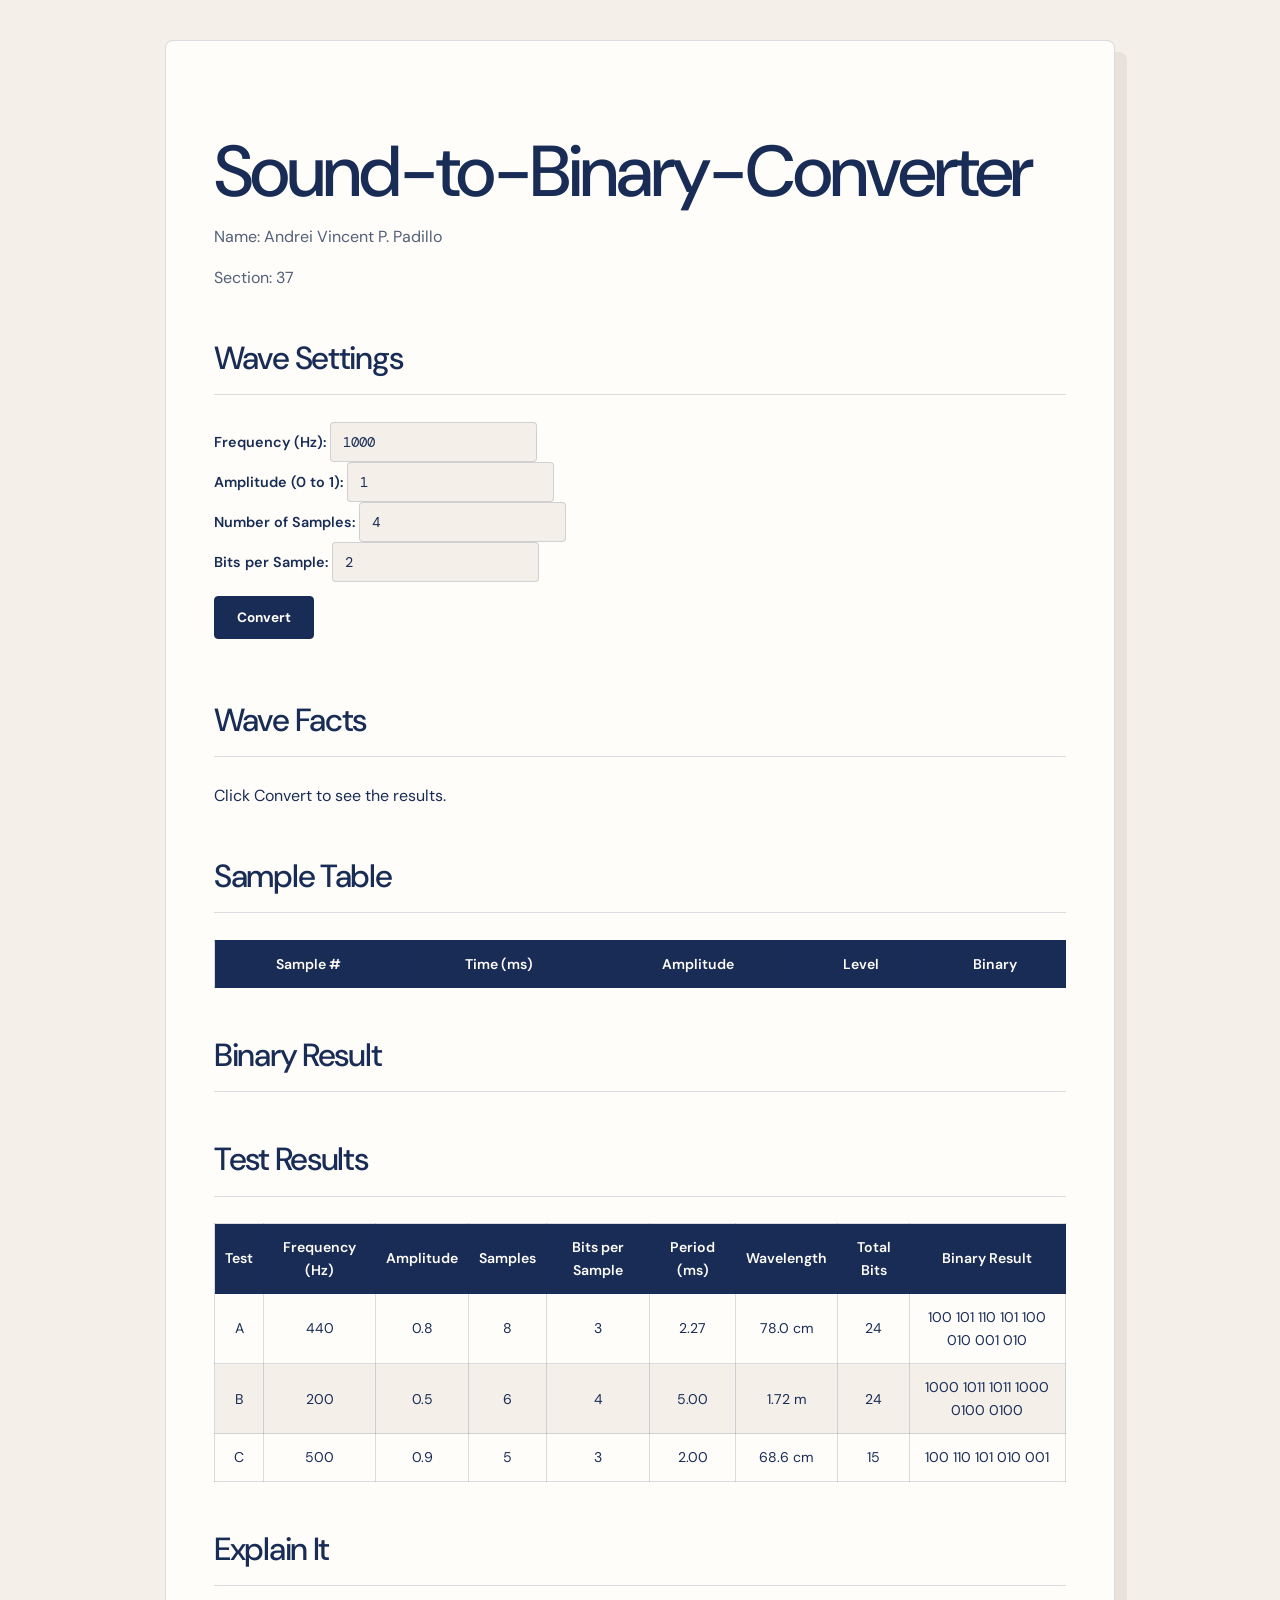
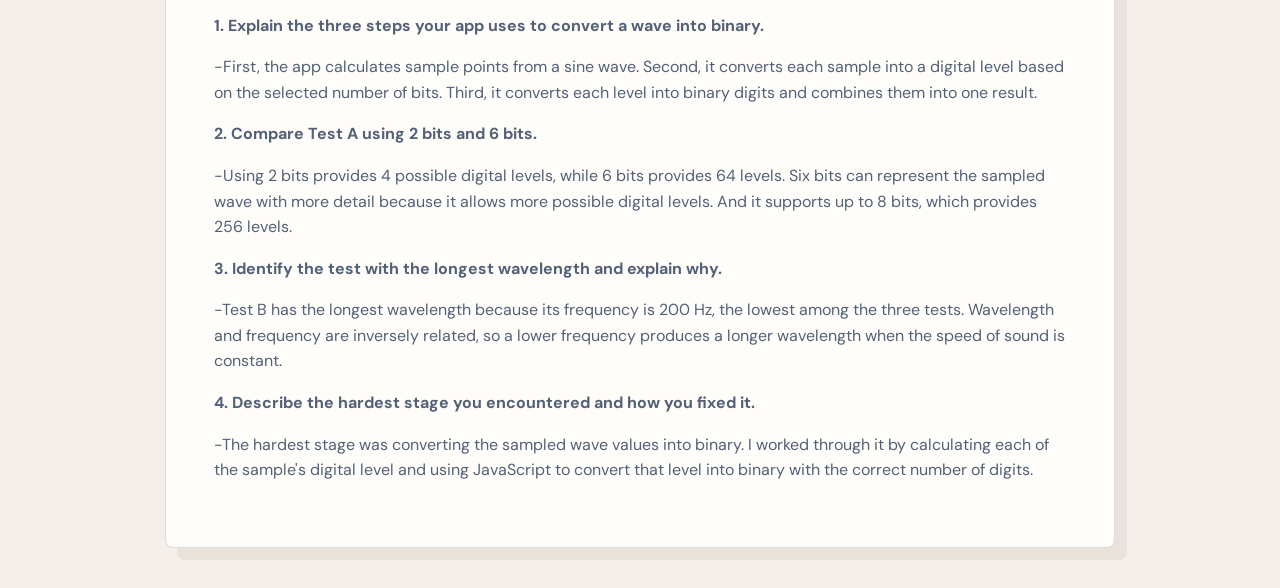
<file: index.html>
<!DOCTYPE html>
<html lang="en">
<head>
    <meta charset="UTF-8">
    <meta name="viewport" content="width=device-width, initial-scale=1.0">
    <title>Sound-to-Binary-Converter</title>
    <link rel="stylesheet" href="Style.css">
</head>
   
<body>
<div class="container">
    <h1>Sound-to-Binary-Converter</h1>
    <p>Name: Andrei Vincent P. Padillo</p>
    <p>Section: 37 </p>
    
    <h2>Wave Settings</h2>
    <label for="frequency">Frequency (Hz):</label>
    <input id="frequency" type="number" value="1000"><br>
    <label for="amplitude">Amplitude (0 to 1):</label>
    <input id="amplitude" type="number" value="1" step="0.1"><br>
    <label for="samples">Number of Samples:</label>
    <input id="samples" type="number" value="4"><br>
    <label for="bits">Bits per Sample:</label>
    <input id="bits" type="number" value="2"><br>
    <button id="convertButton">Convert</button>
    <p id="warning"></p>
  
    <h2>Wave Facts</h2>
    <div id="waveFacts">Click Convert to see the results.</div>
    <h2>Sample Table</h2>
    <table>
 <thead>
      <tr>
<th>Sample #</th>
<th>Time (ms)</th>
<th>Amplitude</th>
<th>Level</th>
<th>Binary</th>
      </tr>
</thead>
<tbody id="sampleRows"></tbody>
 </table>
    
    <h2>Binary Result</h2>
    <p id="binaryResult"></p>
    <p id="totalBits"></p>
    
    <h2>Test Results</h2>
<table>
<thead>
      <tr>
<th>Test</th>
<th>Frequency (Hz)</th>
<th>Amplitude</th>
<th>Samples</th>
<th>Bits per Sample</th>
<th>Period (ms)</th>
<th>Wavelength</th>
<th>Total Bits</th>
<th>Binary Result</th>
      </tr>
    </thead>

    <tbody>
        <tr>
<td>A</td>
<td>440</td>
<td>0.8</td>
<td>8</td>
<td>3</td>
<td>2.27</td>
<td>78.0 cm</td>
<td>24</td>
<td>100 101 110 101 100 010 001 010</td>
        </tr>

    <tr>
<td>B</td>
<td>200</td>
<td>0.5</td>
<td>6</td>
<td>4</td>
<td>5.00</td>
<td>1.72 m</td>
<td>24</td>
<td>1000 1011 1011 1000 0100 0100</td>
    </tr>

    <tr>
<td>C</td>
<td>500</td>
<td>0.9</td>
<td>5</td>
<td>3</td>
<td>2.00</td>
<td>68.6 cm</td>
<td>15</td>
<td>100 110 101 010 001</td>
    </tr>
    </tbody>
</table>

<h2>Explain It</h2>
<p><strong>1. Explain the three steps your app uses to convert a wave into binary.</strong></p>
<p> -First, the app calculates sample points from a sine wave. Second, it converts each sample into a digital level based on the selected number of bits. Third, it converts each level into binary digits and combines them into one result.</p>
<p><strong>2. Compare Test A using 2 bits and 6 bits.</strong></p>
<p> -Using 2 bits provides 4 possible digital levels, while 6 bits provides 64 levels. Six bits can represent the sampled wave with more detail because it allows more possible digital levels. And it supports up to 8 bits, which provides 256 levels.</p>
<p><strong>3. Identify the test with the longest wavelength and explain why.</strong></p>
<p> -Test B has the longest wavelength because its frequency is 200 Hz, the lowest among the three tests. Wavelength and frequency are inversely related, so a lower frequency produces a longer wavelength when the speed of sound is constant.</p>
<p><strong>4. Describe the hardest stage you encountered and how you fixed it.</strong></p>
<p> -The hardest stage was converting the sampled wave values into binary. I worked through it by calculating each of the sample's digital level and using JavaScript to convert that level into binary with the correct number of digits.</p>
</div>

<script src="script.js"></script>
</body>
</html>
</file>
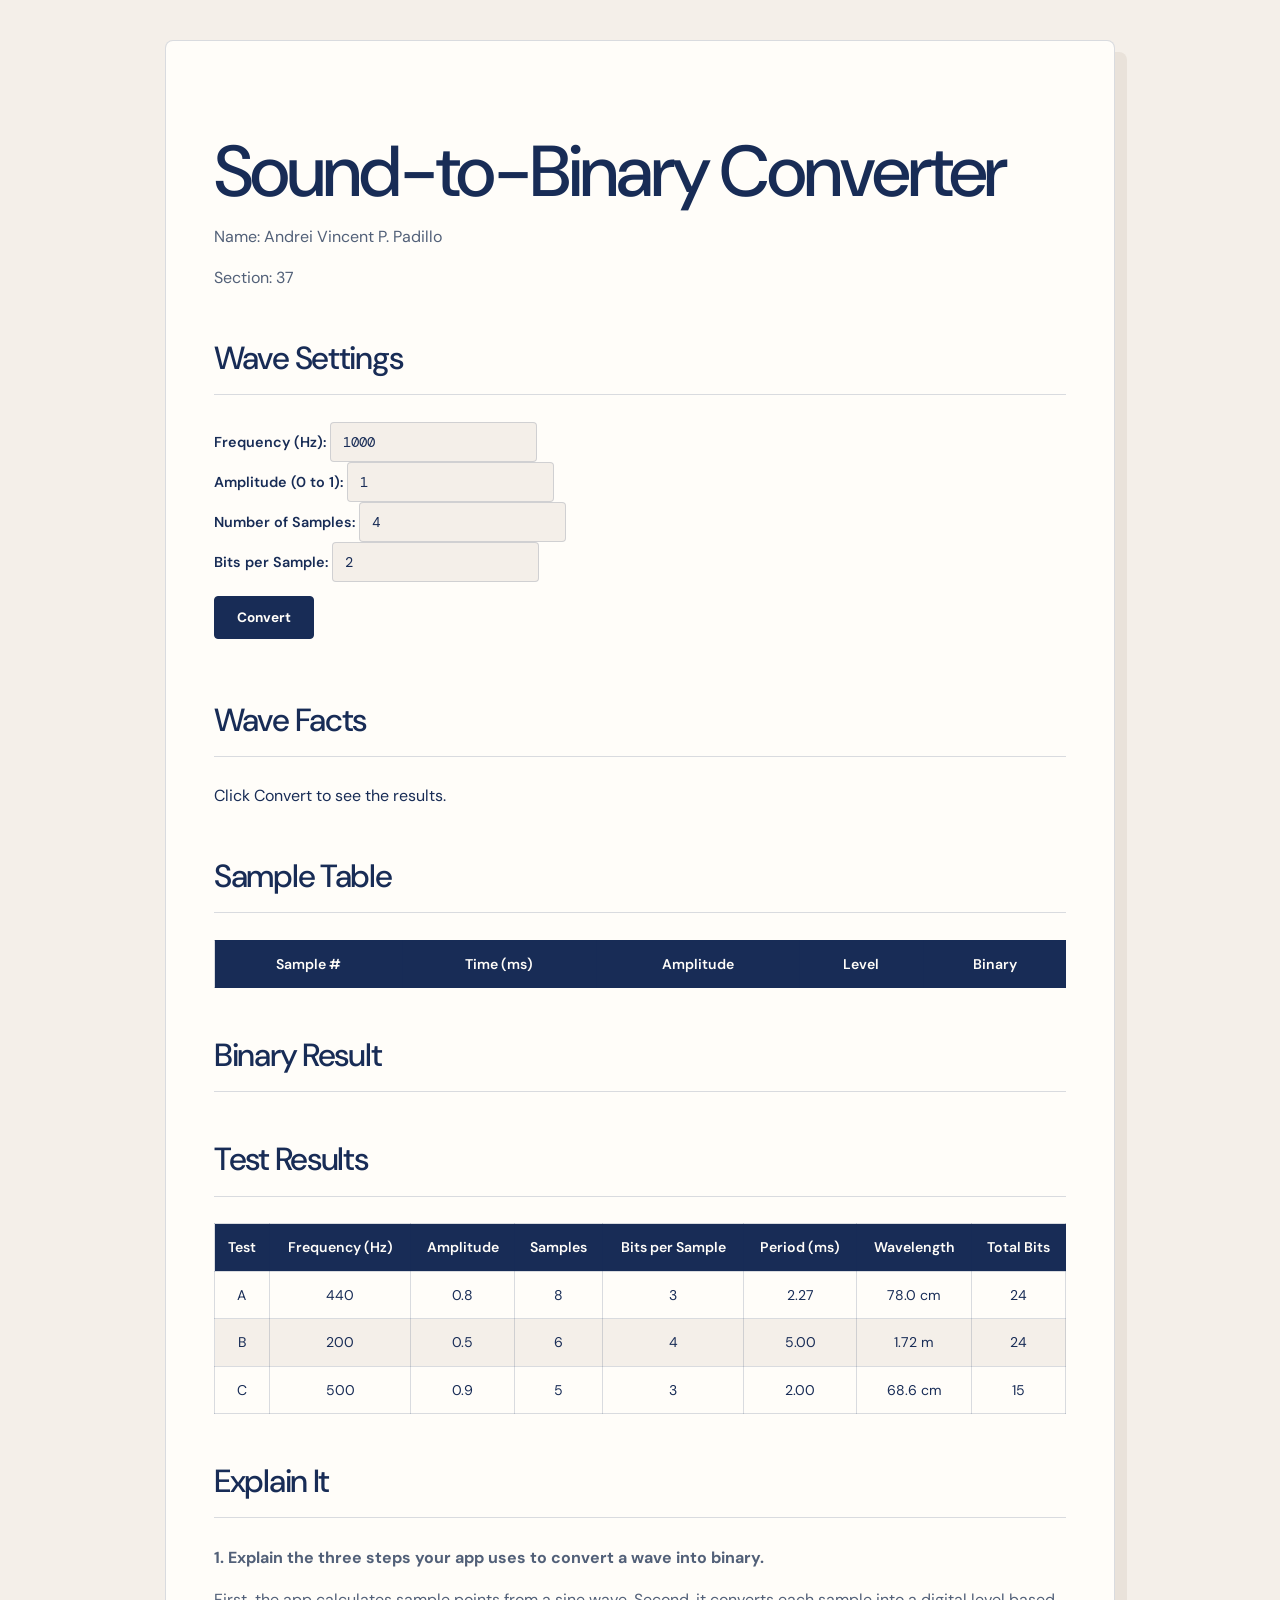
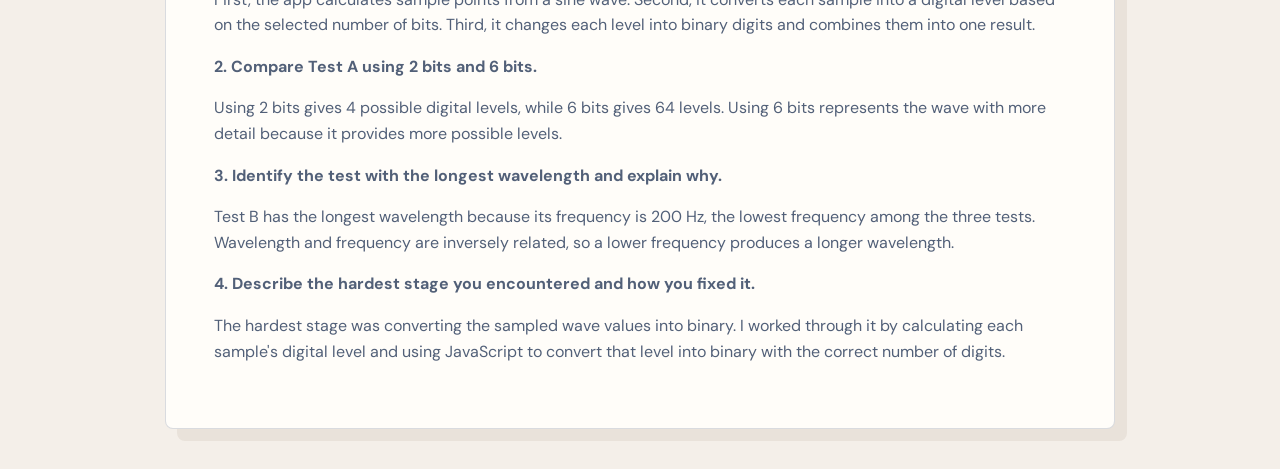
<file: Sound-to-Binary-Converter.html>
<!DOCTYPE html>
<html lang="en">
<head>
    <meta charset="UTF-8">
    <meta name="viewport" content="width=device-width, initial-scale=1.0">
    <title>Sound-to-Binary Converter</title>
    <link rel="stylesheet" href="Style.css">
</head>
   
<body>
<div class="container">
    <h1>Sound-to-Binary Converter</h1>
    <p>Name: Andrei Vincent P. Padillo</p>
    <p>Section: 37</p>
    <h2>Wave Settings</h2>
    <label for="frequency">Frequency (Hz):</label>
    <input id="frequency" type="number" value="1000"><br>
    <label for="amplitude">Amplitude (0 to 1):</label>
    <input id="amplitude" type="number" value="1" step="0.1"><br>
    <label for="samples">Number of Samples:</label>
    <input id="samples" type="number" value="4"><br>
    <label for="bits">Bits per Sample:</label>
    <input id="bits" type="number" value="2"><br>
    <button id="convertButton">Convert</button>
    <p id="warning"></p>
  
    <h2>Wave Facts</h2>
    <div id="waveFacts">Click Convert to see the results.</div>
    <h2>Sample Table</h2>
    <table>
 <thead>
<tr>
  <th>Sample #</th>
  <th>Time (ms)</th>
  <th>Amplitude</th>
  <th>Level</th>
  <th>Binary</th>
</tr>
</thead>
<tbody id="sampleRows"></tbody>
 </table>
    <h2>Binary Result</h2>
    <p id="binaryResult"></p>
    <p id="totalBits"></p>
    <h2>Test Results</h2>
<table>
  <thead>
      
    <tr>
<th>Test</th>
<th>Frequency (Hz)</th>
<th>Amplitude</th>
<th>Samples</th>
<th>Bits per Sample</th>
<th>Period (ms)</th>
<th>Wavelength</th>
<th>Total Bits</th>
</tr>
  </thead>
    <tbody>
        
  <tr>
<td>A</td>
<td>440</td>
<td>0.8</td>
<td>8</td>
<td>3</td>
<td>2.27</td>
<td>78.0 cm</td>
<td>24</td>
  </tr>
      
   <tr>
<td>B</td>
<td>200</td>
<td>0.5</td>
<td>6</td>
<td>4</td>
<td>5.00</td>
<td>1.72 m</td>
<td>24</td>
   </tr>
      
   <tr>
<td>C</td>
<td>500</td>
<td>0.9</td>
<td>5</td>
<td>3</td>
<td>2.00</td>
<td>68.6 cm</td>
<td>15</td>
   </tr>
    </tbody>  
      </table>
    
    <h2>Explain It</h2><p><strong>1. Explain the three steps your app uses to convert a wave into binary.</strong></p>
<p>First, the app calculates sample points from a sine wave. Second, it converts each sample into a digital level based on the selected number of bits. Third, it changes each level into binary digits and combines them into one result.</p><p><strong>2. Compare Test A using 2 bits and 6 bits.</strong></p>
<p>Using 2 bits gives 4 possible digital levels, while 6 bits gives 64 levels. Using 6 bits represents the wave with more detail because it provides more possible levels.</p><p><strong>3. Identify the test with the longest wavelength and explain why.</strong></p>
<p>Test B has the longest wavelength because its frequency is 200 Hz, the lowest frequency among the three tests. Wavelength and frequency are inversely related, so a lower frequency produces a longer wavelength.</p><p><strong>4. Describe the hardest stage you encountered and how you fixed it.</strong></p>
<p>The hardest stage was converting the sampled wave values into binary. I worked through it by calculating each sample's digital level and using JavaScript to convert that level into binary with the correct number of digits.</p>
    
</div>
</body>
</html>
</file>
<file: Style.css>
@import url('https://fonts.googleapis.com/css2?family=DM+Mono:wght@400;500&family=DM+Sans:wght@400;500;600;700&family=Instrument+Serif:ital@0;1&display=swap');

:root {
--paper: #f4efe9;
--paper-deep: #e9e2da;
--ink: #182c56;
--ink-soft: #526078;
--coral: #e37a62;
--sage: #8eb7a7;
--line: rgba(24, 44, 86, 0.16);
--white: #fffdf9;
--display: 'Instrument Serif', Georgia, serif;
--sans: 'DM Sans', Arial, sans-serif;
--mono: 'DM Mono', monospace;
}

* {
  box-sizing: border-box;
  }

body {
margin: 0;
padding: 40px 20px;
background: var(--paper);
color: var(--ink);
font-family: var(--sans);
line-height: 1.6;
}

.container {
width: min(100%, 950px);
margin: 0 auto;
padding: clamp(22px, 5vw, 48px);
border: 1px solid var(--line);
border-radius: 8px;
background: var(--white);
box-shadow: 12px 12px 0 var(--paper-deep);
}

h1, h2, h3 {
font-weight: 500;
letter-spacing: -0.04em;
}

h1 {
margin-bottom: 12px;
font-size: clamp(2.5rem, 6vw, 4.5rem);
line-height: 0.98;
}

h1 em, h2 em {
color: var(--coral);
font-family: var(--display);
font-weight: 400;
}

h2 {
margin-top: 42px;
padding-bottom: 10px;
border-bottom: 1px solid var(--line);
font-size: clamp(1.5rem, 3vw, 2rem);
}

p {
color: var(--ink-soft);
}

label {
display: inline-block;
margin: 8px 0 4px;
color: var(--ink);
font-size: 0.9rem;
font-weight: 600;
}

input {
max-width: 100%;
padding: 10px 12px;
border: 1px solid var(--line);
border-radius: 4px;
background: var(--paper);
color: var(--ink);
font: 0.9rem var(--mono);
}

input:focus {
outline: 2px solid var(--sage);
outline-offset: 2px;
}

button {
margin: 14px 0;
padding: 12px 22px;
border: 1px solid var(--ink);
border-radius: 4px;
background: var(--ink);
color: var(--white);
font: 700 0.85rem var(--sans);
cursor: pointer;
transition: background 180ms ease, transform 180ms ease;
}

button:hover {
transform: translateY(-2px);
background: #294476;
}

#warning {
color: #b43e32;
font-weight: 600;
}

#waveFacts {
display: grid;
grid-template-columns: repeat(auto-fit, minmax(160px, 1fr));
gap: 12px;
}

#waveFacts p {
margin: 0;
padding: 14px;
border-top: 2px solid var(--sage);
background: var(--paper);
color: var(--ink);
overflow-wrap: anywhere;
}

table {
width: 100%;
margin: 18px 0;
border-collapse: collapse;
background: var(--white);
font-size: 0.88rem;
}

th, td {
padding: 12px 10px;
border: 1px solid var(--line);
text-align: center;
}

th {
background: var(--ink);
color: var(--white);
font-weight: 600;
}

tbody tr:nth-child(even) {
background: var(--paper);
}

tbody tr:hover {
background: #f7e8e1;
}

#binaryResult {
padding: 18px;
border-left: 4px solid var(--coral);
background: var(--paper);
color: var(--ink);
font: 500 1rem var(--mono);
overflow-wrap: anywhere;
word-break: break-word;
}

#totalBits {
color: var(--ink-soft);
font: 500 0.85rem var(--mono);
}

#warning:empty,
#binaryResult:empty,
#totalBits:empty {
display: none;
}

@media (max-width: 600px) {
body {
padding: 16px 10px;
}

.container {
    padding: 22px 15px;
    box-shadow: 5px 5px 0 var(--paper-deep);
}

input {
    width: 100%;
    margin: 4px 0 12px;
}

label {
    display: block;
}

table {
    font-size: 0.74rem;
}

th, td {
    padding: 8px 4px;
    overflow-wrap: anywhere;
}

#binaryResult {
    font-size: 0.85rem;
}

}

@media (prefers-reduced-motion: reduce) {
*, *::before, *::after {
transition: none !important;
}
}
</file>
